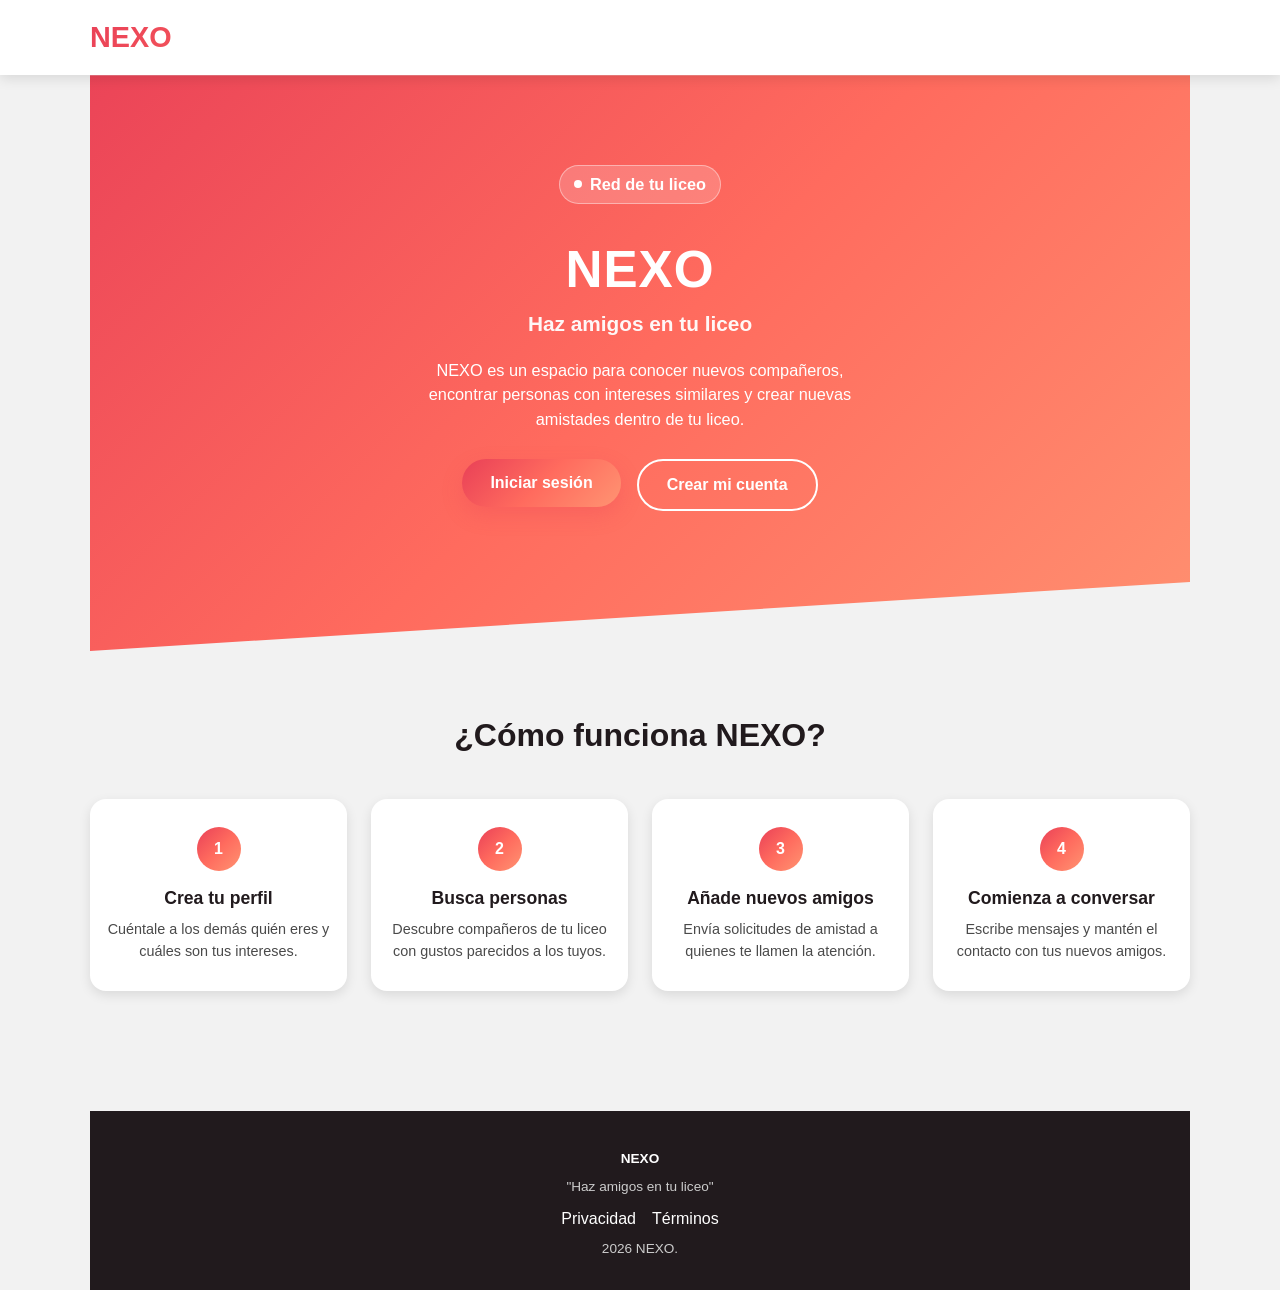
<file: index.html>
<!DOCTYPE html>
<html lang="es">
<head>
  <meta charset="UTF-8">
  <meta name="viewport" content="width=device-width, initial-scale=1.0">
  <title>NEXO - Haz amigos en tu liceo</title>
  <link rel="stylesheet" href="style.css">
</head>
<body>

  <header class="encabezado">
    <nav class="barra-navegacion contenedor">
      <a href="index.html" class="logo-nexo">NEXO</a>

      <ul class="menu-principal">
        <li class="enlace-privado"><a href="login.html">Buscar amigos</a></li>
        <li class="enlace-privado"><a href="chat.html">Chats</a></li>
      </ul>

      <ul class="botones-encabezado">
        <li class="enlace-privado"><a href="perfil.html" class="boton boton-secundario boton-pequeno">Mi perfil</a></li>
        <li class="enlace-privado"><a href="#" id="cerrar-sesion" class="boton boton-primario boton-pequeno">Cerrar sesión</a></li>
      </ul>

      <button class="boton-menu-movil" aria-label="Abrir menú">&#9776;</button>
    </nav>
  </header>

  <main>
    <section class="seccion-hero contenedor" aria-label="Presentación de NEXO">

      <article class="hero-texto">
        <p class="etiqueta-hero">Red de tu liceo</p>

        <hgroup>
          <h1>NEXO</h1>
          <p class="lema">Haz amigos en tu liceo</p>
        </hgroup>

        <p>NEXO es un espacio para conocer nuevos compañeros, encontrar personas
           con intereses similares y crear nuevas amistades dentro de tu liceo.</p>

        <ul class="botones-hero">
          <li><a href="login.html" class="boton boton-primario">Iniciar sesión</a></li>
          <li><a href="registro.html" class="boton boton-secundario">Crear mi cuenta</a></li>
        </ul>
      </article>
    </section>

    <section class="seccion-como-funciona contenedor">
      <h2>¿Cómo funciona NEXO?</h2>

      <ol class="pasos">
        <li>
          <span class="numero-paso" aria-hidden="true">1</span>
          <h3>Crea tu perfil</h3>
          <p>Cuéntale a los demás quién eres y cuáles son tus intereses.</p>
        </li>

        <li>
          <span class="numero-paso" aria-hidden="true">2</span>
          <h3>Busca personas</h3>
          <p>Descubre compañeros de tu liceo con gustos parecidos a los tuyos.</p>
        </li>

        <li>
          <span class="numero-paso" aria-hidden="true">3</span>
          <h3>Añade nuevos amigos</h3>
          <p>Envía solicitudes de amistad a quienes te llamen la atención.</p>
        </li>

        <li>
          <span class="numero-paso" aria-hidden="true">4</span>
          <h3>Comienza a conversar</h3>
          <p>Escribe mensajes y mantén el contacto con tus nuevos amigos.</p>
        </li>
      </ol>
    </section>
  </main>

  <footer class="pie-pagina contenedor">
    <p class="logo-nexo">NEXO</p>
    <p>"Haz amigos en tu liceo"</p>
    <nav class="enlaces-pie">
      <a href="#">Privacidad</a>
      <a href="Terminos.html">Términos</a>
    </nav>
    <p>2026 NEXO.</p>
  </footer>

  <script src="script.js"></script>
</body>
</html>
</file>
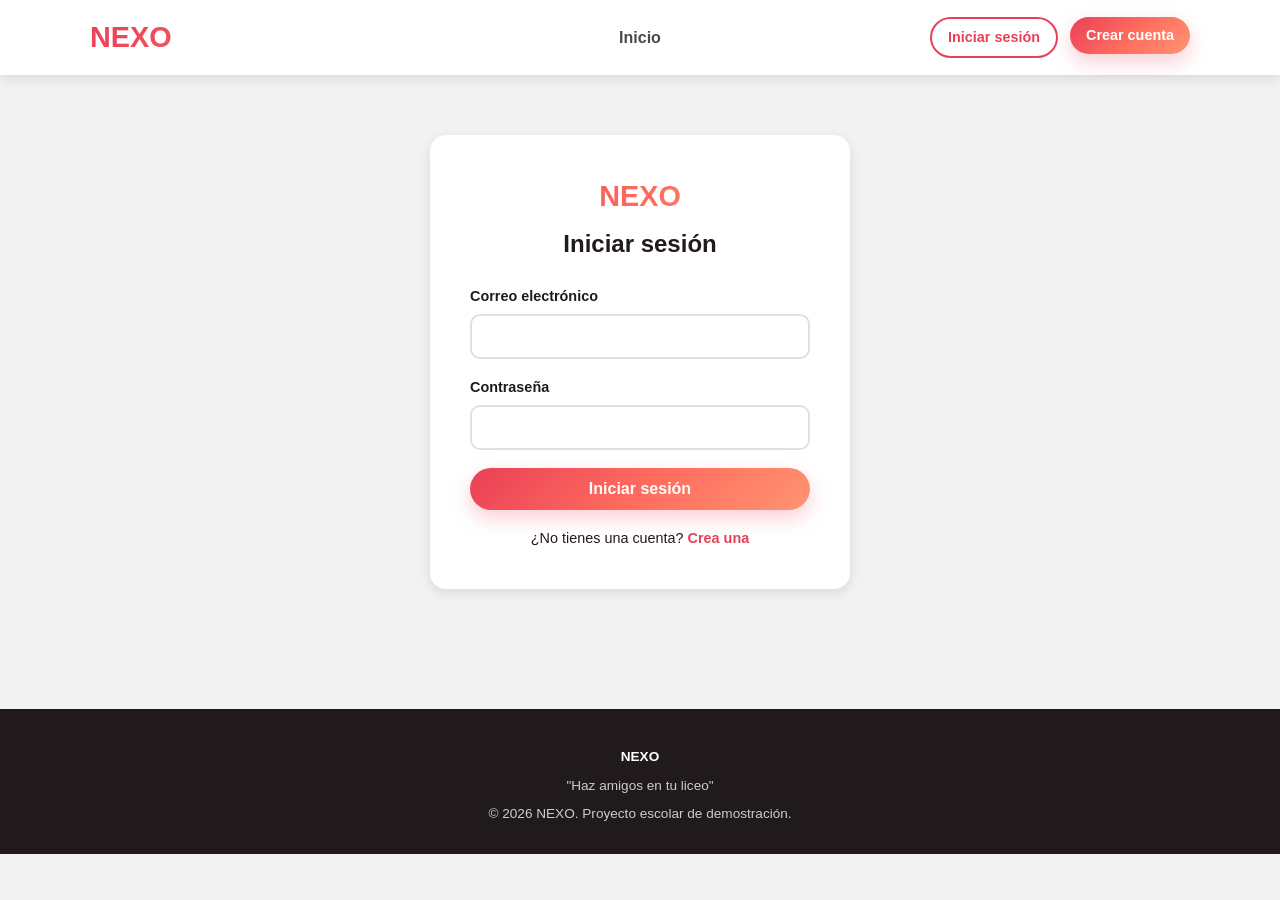
<file: amigos.html>
<!DOCTYPE html>
<html lang="es">
<head>
  <meta charset="UTF-8">
  <meta name="viewport" content="width=device-width, initial-scale=1.0">
  <title>Buscar amigos - NEXO</title>
  <link rel="stylesheet" href="style.css">

  <script>
    // Esta página es privada: solo se puede ver con sesión iniciada.
    // localStorage es una solución simple para un proyecto escolar de
    // demostración; en una página real esta comprobación se haría
    // validando la sesión en un servidor.
    if (localStorage.getItem("nexoSesionIniciada") !== "true") {
      window.location.href = "login.html";
    }
  </script>
</head>
<body>

  <header class="encabezado">
    <nav class="barra-navegacion contenedor" aria-label="Navegación principal">
      <a href="index.html" class="logo-nexo">NEXO</a>

      <ul class="menu-principal">
        <li><a href="index.html">Inicio</a></li>
        <li class="enlace-invitado"><a href="amigos.html">Buscar</a></li>
        <li class="enlace-privado"><a href="amigos.html" class="activo">👥 Agregar amigos</a></li>
        <li class="enlace-privado"><a href="chat.html">💬 Chats</a></li>
        <li class="enlace-privado"><a href="perfil.html">👤 Editar perfil</a></li>
      </ul>

      <ul class="botones-encabezado">
        <li class="enlace-invitado"><a href="login.html" class="boton boton-secundario boton-pequeno">Iniciar sesión</a></li>
        <li class="enlace-invitado"><a href="registro.html" class="boton boton-primario boton-pequeno">Crear cuenta</a></li>
        <li class="enlace-privado"><a href="#" id="cerrar-sesion" class="boton boton-primario boton-pequeno">🚪 Cerrar sesión</a></li>
      </ul>

      <button class="boton-menu-movil" aria-label="Abrir menú">&#9776;</button>
    </nav>
  </header>

  <main class="contenido-interno">
    <div class="contenedor">
      <h1>Busca nuevos amigos</h1>
      <p class="subtitulo-pagina">Estos son algunos estudiantes de tu liceo. Añade a quienes compartan tus intereses.</p>

      <section id="lista-perfiles" class="lista-perfiles" aria-label="Perfiles de estudiantes">
        <!-- Las tarjetas de usuarios se generan con JavaScript -->
      </section>

      <section class="seccion-mis-amigos" id="mis-amigos" aria-label="Mis amigos">
        <h2>Mis amigos</h2>
        <div id="lista-mis-amigos" class="lista-mis-amigos">
          <!-- La lista de amigos se genera con JavaScript -->
        </div>
      </section>
    </div>
  </main>

  <footer class="pie-pagina">
    <div class="contenedor">
      <p class="logo-nexo">NEXO</p>
      <p>"Haz amigos en tu liceo"</p>
      <p>&copy; 2026 NEXO. Proyecto escolar de demostración.</p>
    </div>
  </footer>

  <script src="script.js"></script>
</body>
</html>
</file>
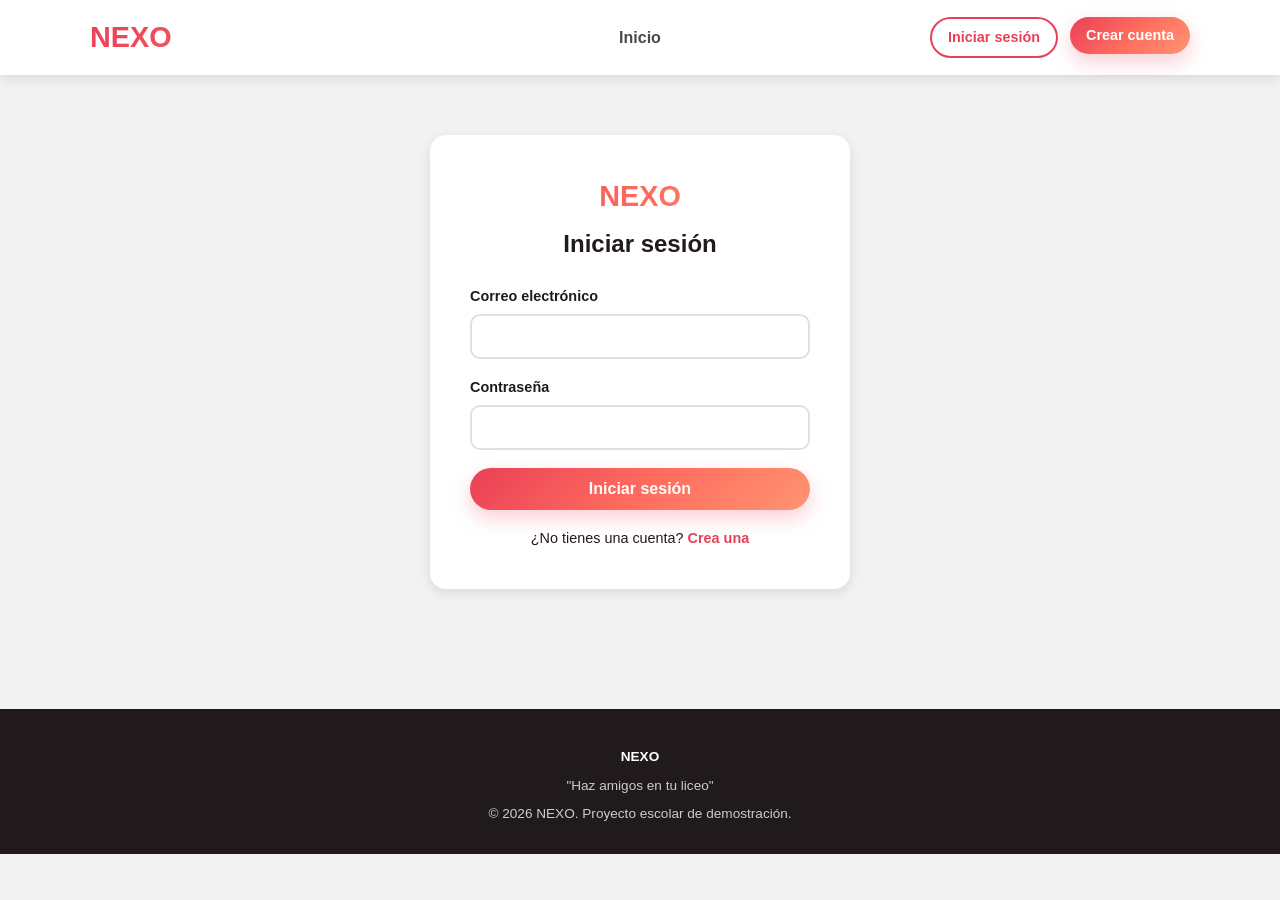
<file: login.html>
<!DOCTYPE html>
<html lang="es">
<head>
  <meta charset="UTF-8">
  <meta name="viewport" content="width=device-width, initial-scale=1.0">
  <title>Iniciar sesión - NEXO</title>
  <link rel="stylesheet" href="style.css">
</head>
<body>

  <header class="encabezado">
    <nav class="barra-navegacion contenedor" aria-label="Navegación principal">
      <a href="index.html" class="logo-nexo">NEXO</a>

      <ul class="menu-principal">
        <li><a href="index.html">Inicio</a></li>
        <li class="enlace-privado"><a href="amigos.html"> Agregar amigos</a></li>
        <li class="enlace-privado"><a href="chat.html"> Chats</a></li>
        <li class="enlace-privado"><a href="perfil.html"> Editar perfil</a></li>
      </ul>

      <ul class="botones-encabezado">
        <li class="enlace-invitado"><a href="login.html" class="boton boton-secundario boton-pequeno activo">Iniciar sesión</a></li>
        <li class="enlace-invitado"><a href="registro.html" class="boton boton-primario boton-pequeno">Crear cuenta</a></li>
        <li class="enlace-privado"><a href="#" id="cerrar-sesion" class="boton boton-primario boton-pequeno">Cerrar sesión</a></li>
      </ul>

      <button class="boton-menu-movil" aria-label="Abrir menú">&#9776;</button>
    </nav>
  </header>

  <main>
    <section class="seccion-formulario">
      <div class="tarjeta-formulario">
        <a href="index.html" class="logo-nexo">NEXO</a>
        <h1>Iniciar sesión</h1>

        <form id="formulario-login" novalidate>
          <div class="campo-formulario">
            <label for="correo-login">Correo electrónico</label>
            <input type="email" id="correo-login" name="correo">
            <p class="mensaje-error" id="error-correo-login"></p>
          </div>

          <div class="campo-formulario">
            <label for="clave-login">Contraseña</label>
            <input type="password" id="clave-login" name="clave">
            <p class="mensaje-error" id="error-clave-login"></p>
          </div>

          <button type="submit" class="boton boton-primario boton-bloque">Iniciar sesión</button>
        </form>

        <p class="enlace-alterno">¿No tienes una cuenta? <a href="registro.html">Crea una</a></p>
      </div>
    </section>
  </main>

  <footer class="pie-pagina">
    <div class="contenedor">
      <p class="logo-nexo">NEXO</p>
      <p>"Haz amigos en tu liceo"</p>
      <p>&copy; 2026 NEXO. Proyecto escolar de demostración.</p>
    </div>
  </footer>

  <script src="script.js"></script>
</body>
</html>
</file>
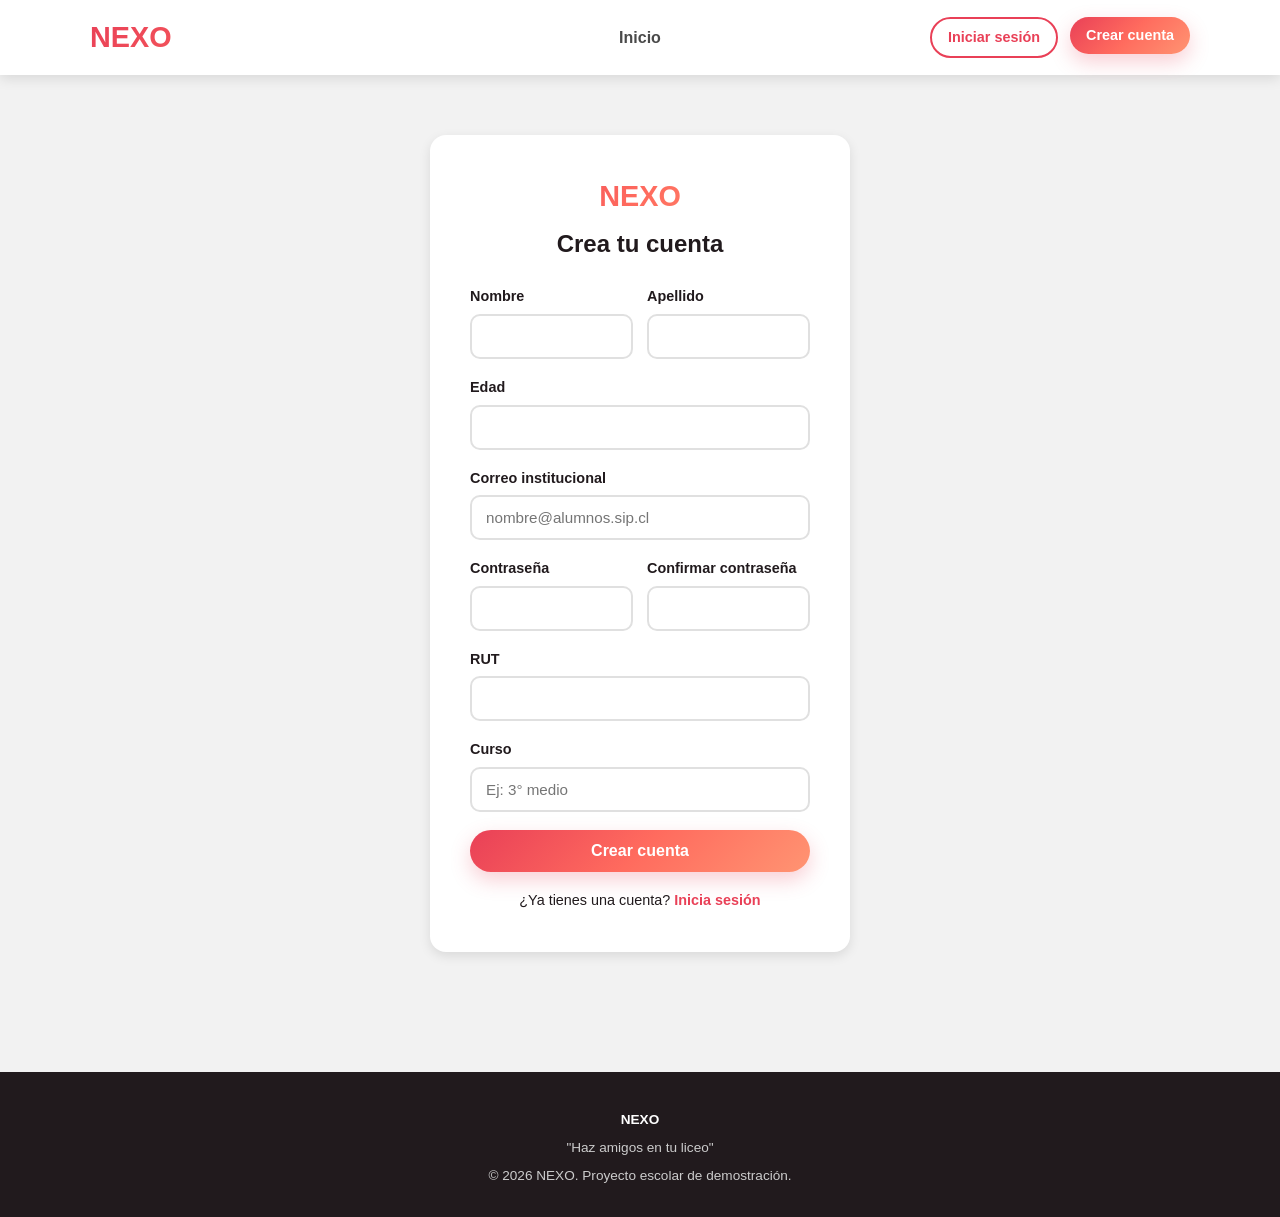
<file: registro.html>
<!DOCTYPE html>
<html lang="es">
<head>
  <meta charset="UTF-8">
  <meta name="viewport" content="width=device-width, initial-scale=1.0">
  <title>Crear cuenta - NEXO</title>
  <link rel="stylesheet" href="style.css">
</head>
<body>

  <header class="encabezado">
    <nav class="barra-navegacion contenedor" aria-label="Navegación principal">
      <a href="index.html" class="logo-nexo">NEXO</a>

      <ul class="menu-principal">
        <li><a href="index.html">Inicio</a></li>
        <li class="enlace-privado"><a href="amigos.html"> Agregar amigos</a></li>
        <li class="enlace-privado"><a href="chat.html">Chats</a></li>
        <li class="enlace-privado"><a href="perfil.html"> Editar perfil</a></li>
      </ul>

      <ul class="botones-encabezado">
        <li class="enlace-invitado"><a href="login.html" class="boton boton-secundario boton-pequeno">Iniciar sesión</a></li>
        <li class="enlace-invitado"><a href="registro.html" class="boton boton-primario boton-pequeno activo">Crear cuenta</a></li>
        <li class="enlace-privado"><a href="#" id="cerrar-sesion" class="boton boton-primario boton-pequeno"> Cerrar sesión</a></li>
      </ul>

      <button class="boton-menu-movil" aria-label="Abrir menú">&#9776;</button>
    </nav>
  </header>

  <main>
    <section class="seccion-formulario">
      <div class="tarjeta-formulario">
        <a href="index.html" class="logo-nexo">NEXO</a>
        <h1>Crea tu cuenta</h1>

        <p class="mensaje-confirmacion" id="mensaje-exito-registro"></p>
        <p class="mensaje-error" id="error-general-registro"></p>

        <form id="formulario-registro" novalidate>
          <div class="fila-doble">
            <div class="campo-formulario">
              <label for="nombre-registro">Nombre</label>
              <input type="text" id="nombre-registro" name="nombre">
            </div>
            <div class="campo-formulario">
              <label for="apellido-registro">Apellido</label>
              <input type="text" id="apellido-registro" name="apellido">
            </div>
          </div>

          <div class="campo-formulario">
            <label for="edad-registro">Edad</label>
            <input type="number" id="edad-registro" name="edad" min="12" max="20">
            <p class="mensaje-error" id="error-edad-registro"></p>
          </div>

          <div class="campo-formulario">
            <label for="correo-registro">Correo institucional</label>
            <input type="email" id="correo-registro" name="correo" placeholder="nombre@alumnos.sip.cl">
            <p class="mensaje-error" id="error-correo-registro"></p>
          </div>

          <div class="fila-doble">
            <div class="campo-formulario">
              <label for="clave-registro">Contraseña</label>
              <input type="password" id="clave-registro" name="clave">
            </div>
            <div class="campo-formulario">
              <label for="confirmar-clave-registro">Confirmar contraseña</label>
              <input type="password" id="confirmar-clave-registro" name="confirmarClave">
            </div>
          </div>
          <p class="mensaje-error" id="error-clave-registro"></p>

          <div class="campo-formulario">
            <label for="liceo-registro">RUT</label>
            <input type="text" id="liceo-registro" name="liceo">
          </div>

          <div class="campo-formulario">
            <label for="curso-registro">Curso</label>
            <input type="text" id="curso-registro" name="curso" placeholder="Ej: 3° medio">
          </div>

          <button type="submit" class="boton boton-primario boton-bloque">Crear cuenta</button>
        </form>

        <p class="enlace-alterno">¿Ya tienes una cuenta? <a href="login.html">Inicia sesión</a></p>
      </div>
    </section>
  </main>

  <footer class="pie-pagina">
    <div class="contenedor">
      <p class="logo-nexo">NEXO</p>
      <p>"Haz amigos en tu liceo"</p>
      <p>&copy; 2026 NEXO. Proyecto escolar de demostración.</p>
    </div>
  </footer>

  <script src="script.js"></script>
</body>
</html>
</file>
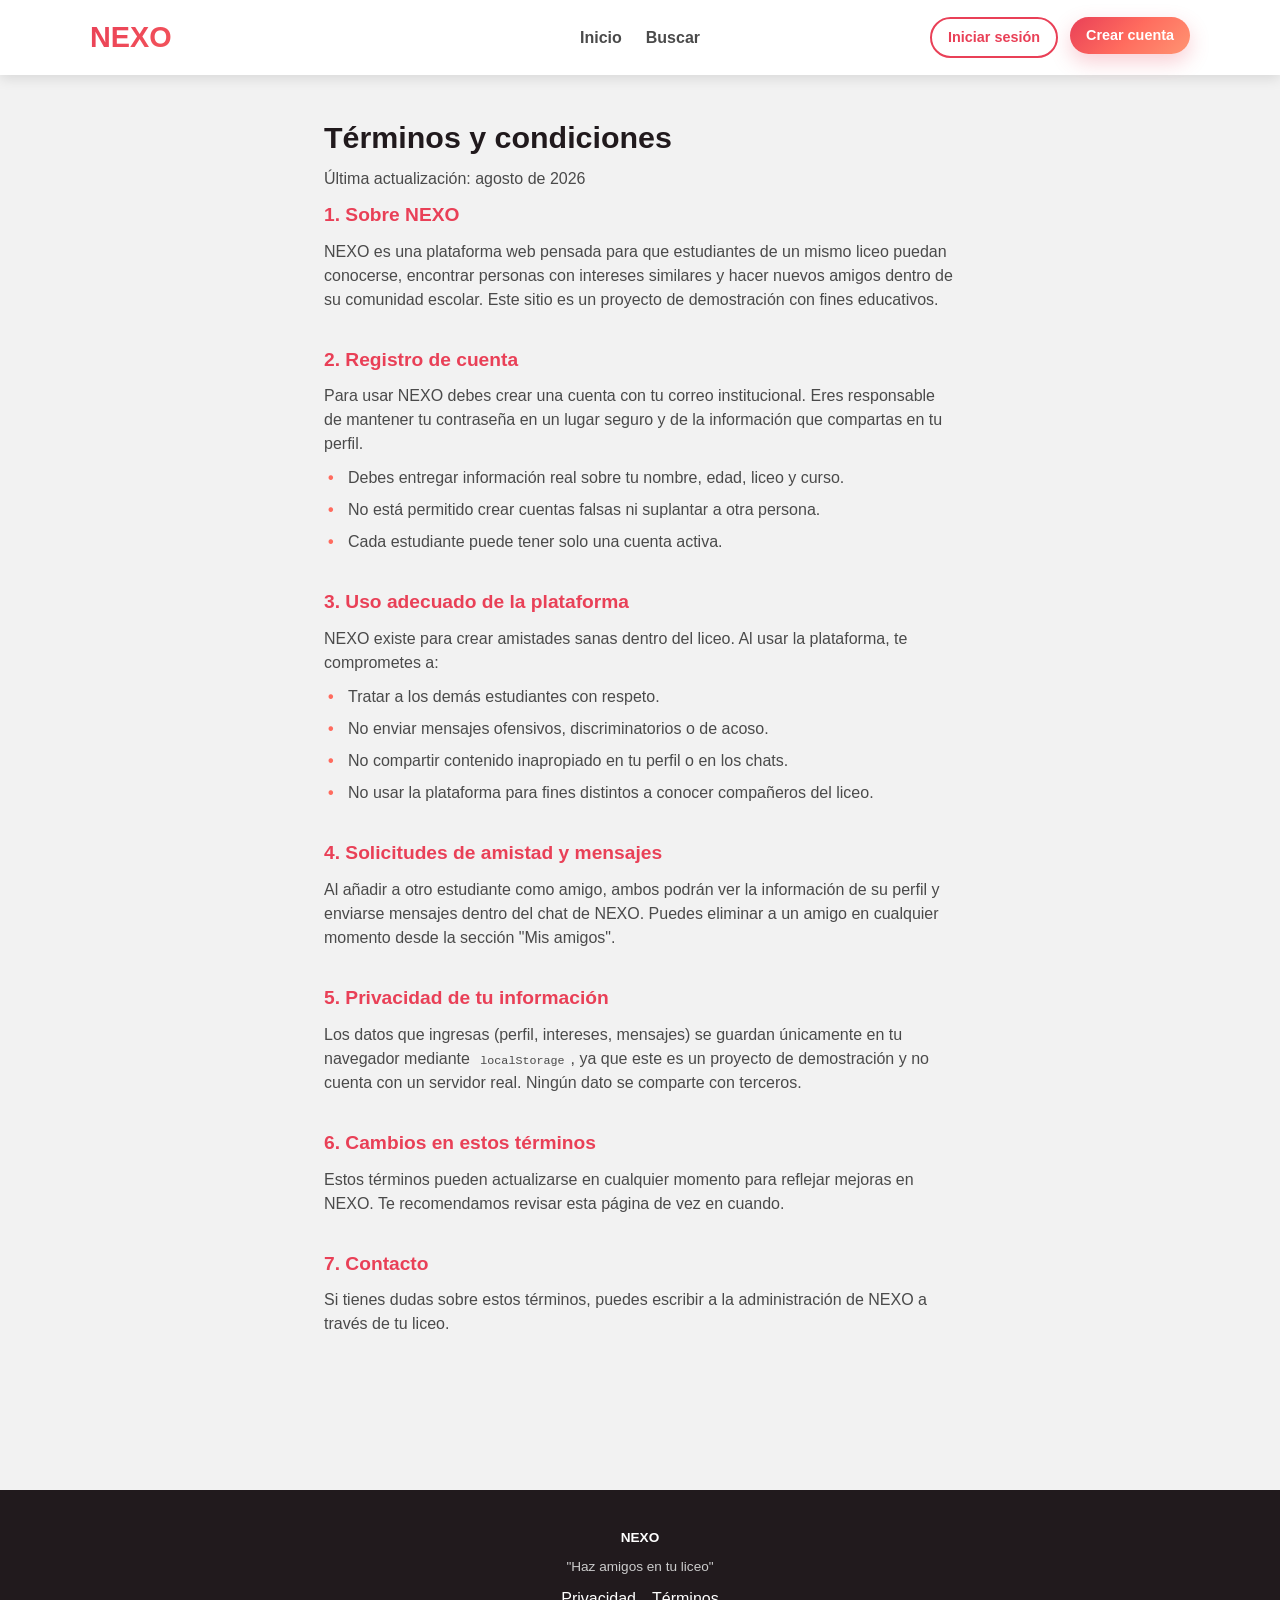
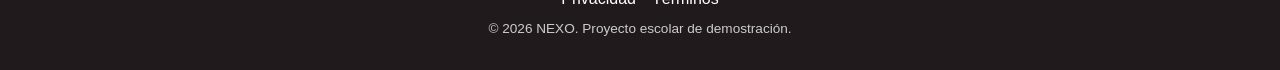
<file: Terminos.html>
<!DOCTYPE html>
<html lang="es">
<head>
  <meta charset="UTF-8">
  <meta name="viewport" content="width=device-width, initial-scale=1.0">
  <title>Términos y condiciones - NEXO</title>
  <link rel="stylesheet" href="style.css">
</head>
<body>

  <header class="encabezado">
    <nav class="barra-navegacion contenedor" aria-label="Navegación principal">
      <a href="index.html" class="logo-nexo">NEXO</a>

      <ul class="menu-principal">
        <li><a href="index.html">Inicio</a></li>
        <li class="enlace-invitado"><a href="amigos.html">Buscar</a></li>
        <li class="enlace-privado"><a href="amigos.html">👥 Agregar amigos</a></li>
        <li class="enlace-privado"><a href="chat.html">💬 Chats</a></li>
        <li class="enlace-privado"><a href="perfil.html">👤 Editar perfil</a></li>
      </ul>

      <ul class="botones-encabezado">
        <li class="enlace-invitado"><a href="login.html" class="boton boton-secundario boton-pequeno">Iniciar sesión</a></li>
        <li class="enlace-invitado"><a href="registro.html" class="boton boton-primario boton-pequeno">Crear cuenta</a></li>
        <li class="enlace-privado"><a href="#" id="cerrar-sesion" class="boton boton-primario boton-pequeno">🚪 Cerrar sesión</a></li>
      </ul>

      <button class="boton-menu-movil" aria-label="Abrir menú">&#9776;</button>
    </nav>
  </header>

  <main class="contenido-interno">
    <section class="seccion-legal contenedor">
      <h1>Términos y condiciones</h1>
      <p class="subtitulo-pagina">Última actualización: agosto de 2026</p>

      <article>
        <h2>1. Sobre NEXO</h2>
        <p>NEXO es una plataforma web pensada para que estudiantes de un mismo liceo puedan conocerse, encontrar personas con intereses similares y hacer nuevos amigos dentro de su comunidad escolar. Este sitio es un proyecto de demostración con fines educativos.</p>
      </article>

      <article>
        <h2>2. Registro de cuenta</h2>
        <p>Para usar NEXO debes crear una cuenta con tu correo institucional. Eres responsable de mantener tu contraseña en un lugar seguro y de la información que compartas en tu perfil.</p>
        <ul>
          <li>Debes entregar información real sobre tu nombre, edad, liceo y curso.</li>
          <li>No está permitido crear cuentas falsas ni suplantar a otra persona.</li>
          <li>Cada estudiante puede tener solo una cuenta activa.</li>
        </ul>
      </article>

      <article>
        <h2>3. Uso adecuado de la plataforma</h2>
        <p>NEXO existe para crear amistades sanas dentro del liceo. Al usar la plataforma, te comprometes a:</p>
        <ul>
          <li>Tratar a los demás estudiantes con respeto.</li>
          <li>No enviar mensajes ofensivos, discriminatorios o de acoso.</li>
          <li>No compartir contenido inapropiado en tu perfil o en los chats.</li>
          <li>No usar la plataforma para fines distintos a conocer compañeros del liceo.</li>
        </ul>
      </article>

      <article>
        <h2>4. Solicitudes de amistad y mensajes</h2>
        <p>Al añadir a otro estudiante como amigo, ambos podrán ver la información de su perfil y enviarse mensajes dentro del chat de NEXO. Puedes eliminar a un amigo en cualquier momento desde la sección "Mis amigos".</p>
      </article>

      <article>
        <h2>5. Privacidad de tu información</h2>
        <p>Los datos que ingresas (perfil, intereses, mensajes) se guardan únicamente en tu navegador mediante <code>localStorage</code>, ya que este es un proyecto de demostración y no cuenta con un servidor real. Ningún dato se comparte con terceros.</p>
      </article>

      <article>
        <h2>6. Cambios en estos términos</h2>
        <p>Estos términos pueden actualizarse en cualquier momento para reflejar mejoras en NEXO. Te recomendamos revisar esta página de vez en cuando.</p>
      </article>

      <article>
        <h2>7. Contacto</h2>
        <p>Si tienes dudas sobre estos términos, puedes escribir a la administración de NEXO a través de tu liceo.</p>
      </article>
    </section>
  </main>

  <footer class="pie-pagina">
    <div class="contenedor">
      <p class="logo-nexo">NEXO</p>
      <p>"Haz amigos en tu liceo"</p>
      <nav class="enlaces-pie">
        <a href="#">Privacidad</a>
        <a href="terminos.html">Términos</a>
      </nav>
      <p>&copy; 2026 NEXO. Proyecto escolar de demostración.</p>
    </div>
  </footer>

  <script src="script.js"></script>
</body>
</html>
</file>
<file: style.css>
/* =========================================================
   NEXO - Hoja de estilos principal
   Proyecto escolar - CSS puro (sin frameworks)
   ========================================================= */

/* ---------- Reset básico ---------- */
* {
  margin: 0;
  padding: 0;
  box-sizing: border-box;
}

html {
  overflow-x: hidden;
}

/* ---------- Variables de color ----------
   Paleta propia de NEXO inspirada ligeramente
   en tonos cálidos, pero con identidad propia.
------------------------------------------------ */
:root {
  --color-coral: #ff6b5e;
  --color-rosa: #ff9472;
  --color-rojo: #e94057;
  --color-negro: #211a1d;
  --color-gris-oscuro: #4a4a4a;
  --color-gris-claro: #f2f2f2;
  --color-blanco: #ffffff;
  --degradado-nexo: linear-gradient(135deg, var(--color-rojo), var(--color-coral), var(--color-rosa));
  --sombra-suave: 0 4px 12px rgba(0, 0, 0, 0.1);
  --sombra-fuerte: 0 8px 20px rgba(233, 64, 87, 0.25);
  --borde-redondo: 16px;
}

body {
  font-family: 'Segoe UI', Verdana, sans-serif;
  background-color: var(--color-gris-claro);
  color: var(--color-negro);
  line-height: 1.5;
}

/* ---------- Utilidades generales ---------- */
a {
  text-decoration: none;
  color: inherit;
}

ul {
  list-style: none;
}

img {
  max-width: 100%;
  display: block;
}

.contenedor {
  width: 100%;
  max-width: 1100px;
  margin: 0 auto;
  padding-left: 5%;
  padding-right: 5%;
}

/* ---------- Botones ---------- */
.boton {
  display: inline-block;
  padding: 12px 28px;
  border: none;
  border-radius: 50px;
  font-size: 1rem;
  font-weight: 600;
  cursor: pointer;
  transition: transform 0.2s ease, box-shadow 0.2s ease;
}

.boton-primario {
  background: var(--degradado-nexo);
  color: var(--color-blanco);
  box-shadow: var(--sombra-fuerte);
}

.boton-primario:hover {
  transform: translateY(-3px);
  box-shadow: 0 10px 24px rgba(233, 64, 87, 0.35);
}

.boton-secundario {
  background: transparent;
  color: var(--color-rojo);
  border: 2px solid var(--color-rojo);
}

.boton-secundario:hover {
  background: var(--color-rojo);
  color: var(--color-blanco);
}

.boton-pequeno {
  padding: 8px 16px;
  font-size: 0.9rem;
}

.boton-bloque {
  width: 100%;
}

/* =========================================================
   HEADER Y NAVEGACIÓN
   ========================================================= */
header.encabezado {
  background: var(--color-blanco);
  box-shadow: var(--sombra-suave);
  position: sticky;
  top: 0;
  z-index: 100;
}

.barra-navegacion {
  display: grid;
  grid-template-columns: 1fr auto 1fr;
  align-items: center;
  padding: 16px 0;
}

.menu-principal {
  justify-self: center;
}

.botones-encabezado {
  justify-self: end;
}

.logo-nexo {
  font-size: 1.8rem;
  font-weight: 800;
  background: var(--degradado-nexo);
  -webkit-background-clip: text;
  background-clip: text;
  color: transparent;
}

.menu-principal {
  display: flex;
  gap: 24px;
  align-items: center;
}

.menu-principal a {
  font-weight: 600;
  color: var(--color-gris-oscuro);
  transition: color 0.2s ease;
}

.menu-principal a:hover,
.menu-principal a.activo {
  color: var(--color-rojo);
}

.botones-encabezado {
  display: flex;
  gap: 12px;
}

.menu-principal li,
.botones-encabezado li {
  list-style: none;
}

.enlace-privado,
.enlace-invitado {
  display: none;
}

.boton-menu-movil {
  display: none;
  background: none;
  border: none;
  font-size: 1.8rem;
  cursor: pointer;
  color: var(--color-rojo);
}

/* =========================================================
   SECCIÓN PRINCIPAL (HERO) - index.html
   ========================================================= */
/* ---------- Hero propio de NEXO: "mapa de conexión" ----------
   Firma visual: en vez del típico bloque centrado con degradado
   de fondo, NEXO muestra literalmente su concepto (nodos que se
   conectan) junto al texto. El degradado se aplica a sangre
   completa con un pseudo-elemento, así el contenido puede
   quedar centrado en un ancho máximo sin necesitar un div extra.
------------------------------------------------------------- */
.seccion-hero {
  position: relative;
  z-index: 0;
  padding: 90px 0 140px 0;
  color: var(--color-blanco);
  clip-path: polygon(0 0, 100% 0, 100% 88%, 0% 100%);
}

.seccion-hero::before {
  content: "";
  position: absolute;
  top: 0;
  left: 50%;
  transform: translateX(-50%);
  width: 100vw;
  height: 100%;
  background: var(--degradado-nexo);
  z-index: -1;
}

.hero-texto {
  max-width: 640px;
  margin: 0 auto;
  text-align: center;
}

.botones-hero {
  justify-content: center;
}

.etiqueta-hero {
  display: inline-flex;
  align-items: center;
  gap: 8px;
  background: rgba(255, 255, 255, 0.18);
  border: 1px solid rgba(255, 255, 255, 0.4);
  padding: 6px 14px;
  border-radius: 50px;
  font-size: 0.8rem;
  font-weight: 600;
  margin-bottom: 18px;
}

.etiqueta-hero::before {
  content: "";
  width: 8px;
  height: 8px;
  border-radius: 50%;
  background: var(--color-blanco);
}

.hero-texto hgroup h1 {
  font-size: 3.2rem;
  font-weight: 800;
  letter-spacing: 1px;
}

.hero-texto .lema {
  font-size: 1.3rem;
  font-weight: 600;
  margin-bottom: 18px;
  opacity: 0.95;
}

.hero-texto p {
  max-width: 480px;
  margin: 0 auto 28px auto;
  font-size: 1.02rem;
}

.botones-hero {
  display: flex;
  gap: 16px;
  flex-wrap: wrap;
}

.seccion-hero .boton-secundario {
  color: var(--color-blanco);
  border-color: var(--color-blanco);
}

.seccion-hero .boton-secundario:hover {
  background: var(--color-blanco);
  color: var(--color-rojo);
}

/* ---------- Sección "cómo funciona" ---------- */
.seccion-como-funciona {
  padding: 60px 0;
  text-align: center;
}

.seccion-como-funciona h2 {
  font-size: 2rem;
  margin-bottom: 40px;
  color: var(--color-negro);
}

.pasos {
  display: grid;
  grid-template-columns: repeat(4, 1fr);
  gap: 24px;
  list-style: none;
  counter-reset: paso;
}

.pasos li {
  background: var(--color-blanco);
  padding: 28px 16px;
  border-radius: var(--borde-redondo);
  box-shadow: var(--sombra-suave);
  transition: transform 0.2s ease;
}

.pasos li:hover {
  transform: translateY(-6px);
}

.numero-paso {
  display: flex;
  align-items: center;
  justify-content: center;
  width: 44px;
  height: 44px;
  border-radius: 50%;
  background: var(--degradado-nexo);
  color: var(--color-blanco);
  font-weight: 700;
  margin: 0 auto 14px auto;
}

.pasos h3 {
  margin-bottom: 8px;
  font-size: 1.1rem;
}

.pasos p {
  font-size: 0.9rem;
  color: var(--color-gris-oscuro);
}

/* =========================================================
   FOOTER
   ========================================================= */
footer.pie-pagina {
  background: var(--color-negro);
  color: var(--color-blanco);
  padding: 30px 0;
  text-align: center;
  margin-top: 60px;
}

footer.pie-pagina .logo-nexo {
  -webkit-text-fill-color: var(--color-blanco);
  color: var(--color-blanco);
  background: none;
}

footer.pie-pagina p {
  font-size: 0.85rem;
  margin-top: 8px;
  color: #cccccc;
}

.enlaces-pie {
  display: flex;
  justify-content: center;
  gap: 16px;
  margin-top: 10px;
}

.enlaces-pie a:hover {
  color: var(--color-coral);
}

/* =========================================================
   FORMULARIOS (login, registro, perfil)
   ========================================================= */
.seccion-formulario {
  display: flex;
  justify-content: center;
  padding: 60px 16px;
}

.tarjeta-formulario {
  background: var(--color-blanco);
  padding: 40px;
  border-radius: var(--borde-redondo);
  box-shadow: var(--sombra-suave);
  width: 100%;
  max-width: 420px;
}

.tarjeta-formulario .logo-nexo {
  display: block;
  text-align: center;
  margin-bottom: 8px;
}

.tarjeta-formulario h1 {
  text-align: center;
  font-size: 1.5rem;
  margin-bottom: 24px;
  color: var(--color-negro);
}

.campo-formulario {
  margin-bottom: 18px;
}

.campo-formulario label {
  display: block;
  font-weight: 600;
  margin-bottom: 6px;
  font-size: 0.9rem;
}

.campo-formulario input,
.campo-formulario select,
.campo-formulario textarea {
  width: 100%;
  padding: 12px 14px;
  border: 2px solid #e0e0e0;
  border-radius: 10px;
  font-size: 0.95rem;
  font-family: inherit;
  transition: border-color 0.2s ease;
}

.campo-formulario input:focus,
.campo-formulario select:focus,
.campo-formulario textarea:focus {
  outline: none;
  border-color: var(--color-rojo);
}

.mensaje-error {
  color: var(--color-rojo);
  font-size: 0.8rem;
  margin-top: 4px;
  display: none;
}

.mensaje-confirmacion {
  background: #e6f9ee;
  color: #1a8f4f;
  padding: 12px 16px;
  border-radius: 10px;
  text-align: center;
  margin-bottom: 18px;
  font-weight: 600;
  display: none;
}

.enlace-alterno {
  text-align: center;
  margin-top: 18px;
  font-size: 0.9rem;
}

.enlace-alterno a {
  color: var(--color-rojo);
  font-weight: 600;
}

/* Fila de dos columnas dentro de formularios */
.fila-doble {
  display: grid;
  grid-template-columns: 1fr 1fr;
  gap: 14px;
}

/* Casillas de intereses (checkbox) */
.grupo-intereses {
  display: flex;
  flex-wrap: wrap;
  gap: 10px;
}

.opcion-interes {
  background: var(--color-gris-claro);
  padding: 8px 14px;
  border-radius: 50px;
  font-size: 0.85rem;
  display: flex;
  align-items: center;
  gap: 6px;
  cursor: pointer;
}

.opcion-interes input {
  width: auto;
}

/* =========================================================
   PÁGINAS INTERNAS (main con navegación lateral/superior)
   ========================================================= */
main.contenido-interno {
  padding: 40px 0 60px 0;
}

main.contenido-interno h1 {
  font-size: 1.9rem;
  margin-bottom: 6px;
}

.subtitulo-pagina {
  color: var(--color-gris-oscuro);
  margin-bottom: 30px;
}

/* =========================================================
   TÉRMINOS Y CONDICIONES (terminos.html)
   ========================================================= */
.seccion-legal {
  max-width: 760px;
}

.seccion-legal article {
  margin-bottom: 34px;
}

.seccion-legal h2 {
  font-size: 1.2rem;
  margin-bottom: 10px;
  color: var(--color-rojo);
}

.seccion-legal p {
  margin-bottom: 10px;
  color: var(--color-gris-oscuro);
}

.seccion-legal ul {
  margin-left: 4px;
}

.seccion-legal li {
  position: relative;
  padding-left: 20px;
  margin-bottom: 8px;
  color: var(--color-gris-oscuro);
}

.seccion-legal li::before {
  content: "•";
  position: absolute;
  left: 0;
  color: var(--color-coral);
  font-weight: 700;
}

.seccion-legal code {
  background: var(--color-gris-claro);
  padding: 2px 6px;
  border-radius: 6px;
  font-size: 0.9em;
}

/* =========================================================
   TARJETAS DE PERFIL (amigos.html)
   ========================================================= */
.lista-perfiles {
  display: grid;
  grid-template-columns: repeat(3, 1fr);
  gap: 24px;
}

.tarjeta-perfil {
  background: var(--color-blanco);
  border-radius: var(--borde-redondo);
  overflow: hidden;
  box-shadow: var(--sombra-suave);
  transition: transform 0.2s ease, box-shadow 0.2s ease;
  display: flex;
  flex-direction: column;
}

.tarjeta-perfil:hover {
  transform: translateY(-5px);
  box-shadow: var(--sombra-fuerte);
}

.tarjeta-perfil img {
  width: 100%;
  height: 220px;
  object-fit: cover;
}

.info-tarjeta {
  padding: 18px;
  flex-grow: 1;
  display: flex;
  flex-direction: column;
}

.info-tarjeta h2 {
  font-size: 1.2rem;
  margin-bottom: 2px;
}

.datos-secundarios {
  font-size: 0.85rem;
  color: var(--color-gris-oscuro);
  margin-bottom: 10px;
}

.descripcion-perfil {
  font-size: 0.9rem;
  margin-bottom: 12px;
}

.lista-etiquetas {
  display: flex;
  flex-wrap: wrap;
  gap: 6px;
  margin-bottom: 16px;
}

.lista-etiquetas li {
  background: var(--color-gris-claro);
  padding: 4px 10px;
  border-radius: 50px;
  font-size: 0.75rem;
  color: var(--color-gris-oscuro);
}

.acciones-tarjeta {
  display: flex;
  gap: 8px;
  margin-top: auto;
  flex-wrap: wrap;
}

.boton-anadir {
  background: var(--degradado-nexo);
  color: var(--color-blanco);
}

.boton-anadir.enviado {
  background: #b6b6b6;
  cursor: default;
}

.boton-pasar {
  background: var(--color-gris-claro);
  color: var(--color-gris-oscuro);
}

.boton-mensaje {
  background: transparent;
  border: 2px solid var(--color-rojo);
  color: var(--color-rojo);
}

/* ---------- Sección "Mis amigos" ---------- */
.seccion-mis-amigos {
  margin-top: 60px;
}

.lista-mis-amigos {
  display: grid;
  grid-template-columns: repeat(4, 1fr);
  gap: 18px;
}

.tarjeta-amigo {
  background: var(--color-blanco);
  border-radius: var(--borde-redondo);
  padding: 16px;
  text-align: center;
  box-shadow: var(--sombra-suave);
}

.tarjeta-amigo img {
  width: 70px;
  height: 70px;
  border-radius: 50%;
  object-fit: cover;
  margin: 0 auto 10px auto;
}

.tarjeta-amigo h3 {
  font-size: 1rem;
  margin-bottom: 10px;
}

.boton-eliminar {
  background: none;
  border: none;
  color: var(--color-rojo);
  font-size: 0.8rem;
  font-weight: 600;
  cursor: pointer;
}

.aviso-vacio {
  text-align: center;
  color: var(--color-gris-oscuro);
  padding: 30px;
  background: var(--color-blanco);
  border-radius: var(--borde-redondo);
}

/* =========================================================
   PERFIL PROPIO (perfil.html)
   ========================================================= */
.contenedor-perfil {
  display: grid;
  grid-template-columns: 1.2fr 1fr;
  gap: 30px;
  align-items: start;
}

.vista-previa-perfil {
  background: var(--color-blanco);
  border-radius: var(--borde-redondo);
  box-shadow: var(--sombra-suave);
  overflow: hidden;
  position: sticky;
  top: 100px;
}

.vista-previa-perfil img {
  width: 100%;
  height: 260px;
  object-fit: cover;
}

.vista-previa-perfil .info-tarjeta h2 {
  font-size: 1.4rem;
}

/* =========================================================
   CHAT (chat.html)
   ========================================================= */
.contenedor-chat {
  display: grid;
  grid-template-columns: 320px 1fr;
  gap: 20px;
  background: var(--color-blanco);
  border-radius: var(--borde-redondo);
  box-shadow: var(--sombra-suave);
  overflow: hidden;
  min-height: 520px;
}

.lista-chats {
  border-right: 1px solid #eee;
  overflow-y: auto;
  max-height: 600px;
}

.chat-item {
  display: flex;
  align-items: center;
  gap: 12px;
  padding: 14px 18px;
  cursor: pointer;
  border-bottom: 1px solid #f2f2f2;
  transition: background 0.2s ease;
}

.chat-item:hover,
.chat-item.chat-activo {
  background: var(--color-gris-claro);
}

.chat-item img {
  width: 50px;
  height: 50px;
  border-radius: 50%;
  object-fit: cover;
}

.datos-chat-item {
  flex-grow: 1;
  min-width: 0;
}

.datos-chat-item h3 {
  font-size: 0.95rem;
}

.datos-chat-item p {
  font-size: 0.8rem;
  color: var(--color-gris-oscuro);
  white-space: nowrap;
  overflow: hidden;
  text-overflow: ellipsis;
}

.hora-chat {
  font-size: 0.7rem;
  color: #aaaaaa;
}

.ventana-chat {
  display: flex;
  flex-direction: column;
  height: 600px;
}

.cabecera-chat {
  padding: 16px 20px;
  border-bottom: 1px solid #eee;
  display: flex;
  align-items: center;
  gap: 12px;
}

.cabecera-chat img {
  width: 42px;
  height: 42px;
  border-radius: 50%;
  object-fit: cover;
}

.historial-mensajes {
  flex-grow: 1;
  padding: 20px;
  overflow-y: auto;
  display: flex;
  flex-direction: column;
  gap: 10px;
}

.mensaje {
  max-width: 65%;
  padding: 10px 16px;
  border-radius: 16px;
  font-size: 0.9rem;
}

.mensaje-recibido {
  align-self: flex-start;
  background: var(--color-gris-claro);
}

.mensaje-enviado {
  align-self: flex-end;
  background: var(--degradado-nexo);
  color: var(--color-blanco);
}

.formulario-enviar-mensaje {
  display: flex;
  gap: 10px;
  padding: 16px 20px;
  border-top: 1px solid #eee;
}

.formulario-enviar-mensaje input {
  flex-grow: 1;
  padding: 12px 16px;
  border-radius: 50px;
  border: 2px solid #e0e0e0;
}

.formulario-enviar-mensaje input:focus {
  outline: none;
  border-color: var(--color-rojo);
}

.sin-chat-seleccionado {
  display: flex;
  align-items: center;
  justify-content: center;
  height: 100%;
  color: var(--color-gris-oscuro);
  text-align: center;
  padding: 40px;
}
</file>
